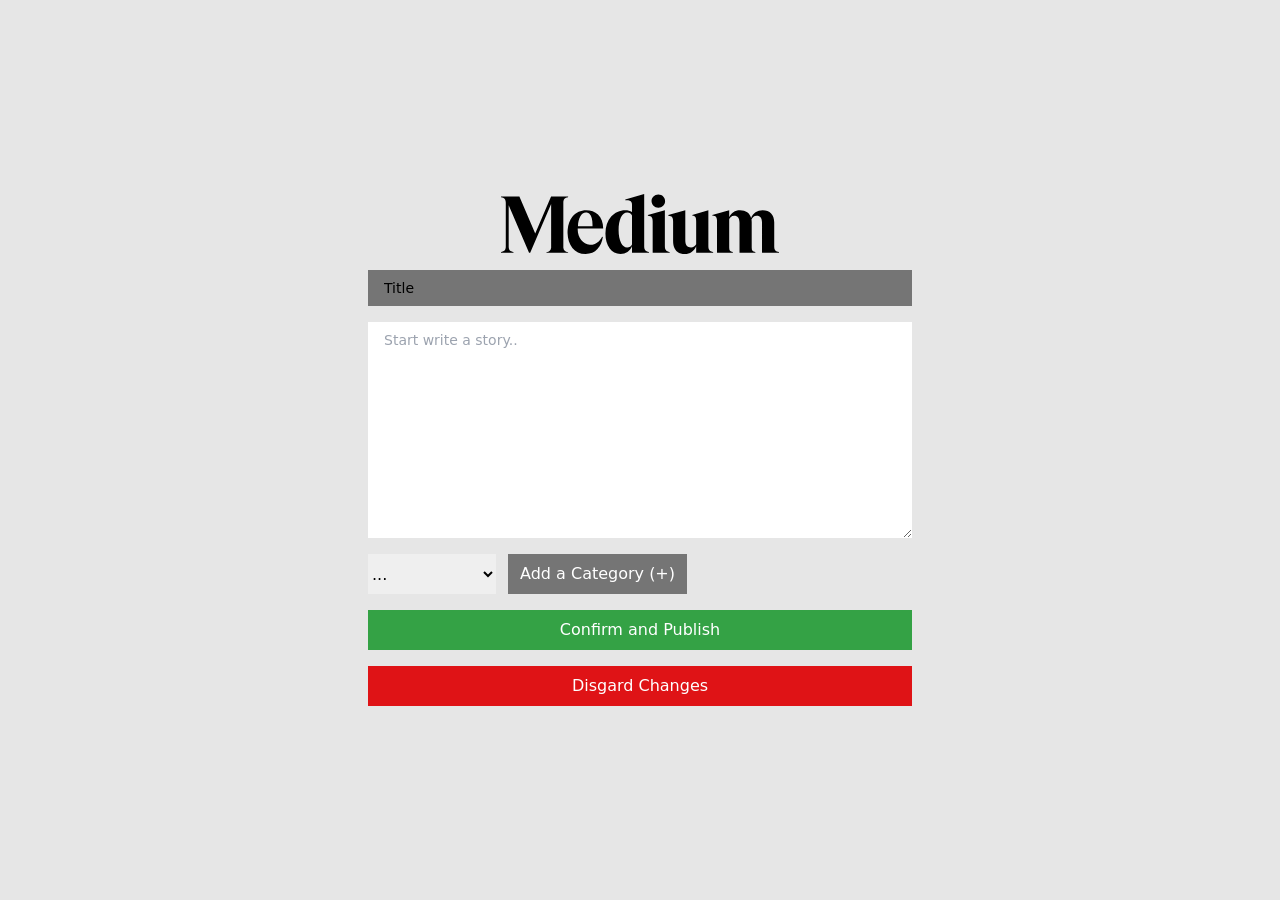
<file: create-new-blog.html>
<!DOCTYPE html>
<html lang="en">

<head>
    <meta charset="UTF-8">
    <meta http-equiv="X-UA-Compatible" content="IE=edge">
    <meta name="viewport" content="width=device-width, initial-scale=1.0">
    <title>Create New Blog Content | Medyum</title>
    <link rel="stylesheet" href="https://cdnjs.cloudflare.com/ajax/libs/font-awesome/6.2.0/css/all.min.css">
    <link rel="stylesheet" href="src/output.css">
</head>


<body class="flex justify-center items-center h-screen bg-lightGray">

    <section class="flex justify-center items-center p-12 w-full  lg:w-1/2">
        <!-- title caption -->
        <div class="flex flex-col w-full gap-4">
            <h1 class="font-bold text-3xl text-center mx-auto">
                <img src="images/wordmark.svg">
            </h1>
            <input type="text" class="bg-halfGray placeholder:text-black px-4 py-2 text-sm focus:outline-none "
                placeholder="Title">
            <textarea name="textarea" id="" cols="30" rows="10" class="px-4 py-2 text-sm focus:outline-none"
                placeholder="Start write a story.."></textarea>

            <div class="flex gap-3">
                <select id="cars" name="cars">
                    <option value="empty">...</option>
                    <option value="programming">Programming</option>
                    <option value="datascience">Data Science</option>
                    <option value="programming">Programming</option>
                    <option value="programming">Programming</option>
                    <option value="other">Other</option>
                </select>
                <button class="bg-halfGray px-3 py-2 text-white">
                    Add a Category (+)
                </button>
            </div>
            <button name="submit" type="submit" class="bg-lightGreen text-white py-2">
                Confirm and Publish
            </button>
            <button name="submit" type="submit" class="bg-googleRed text-white py-2">
                Disgard Changes
            </button>
        </div>
    </section>

</body>

</html>
</file>
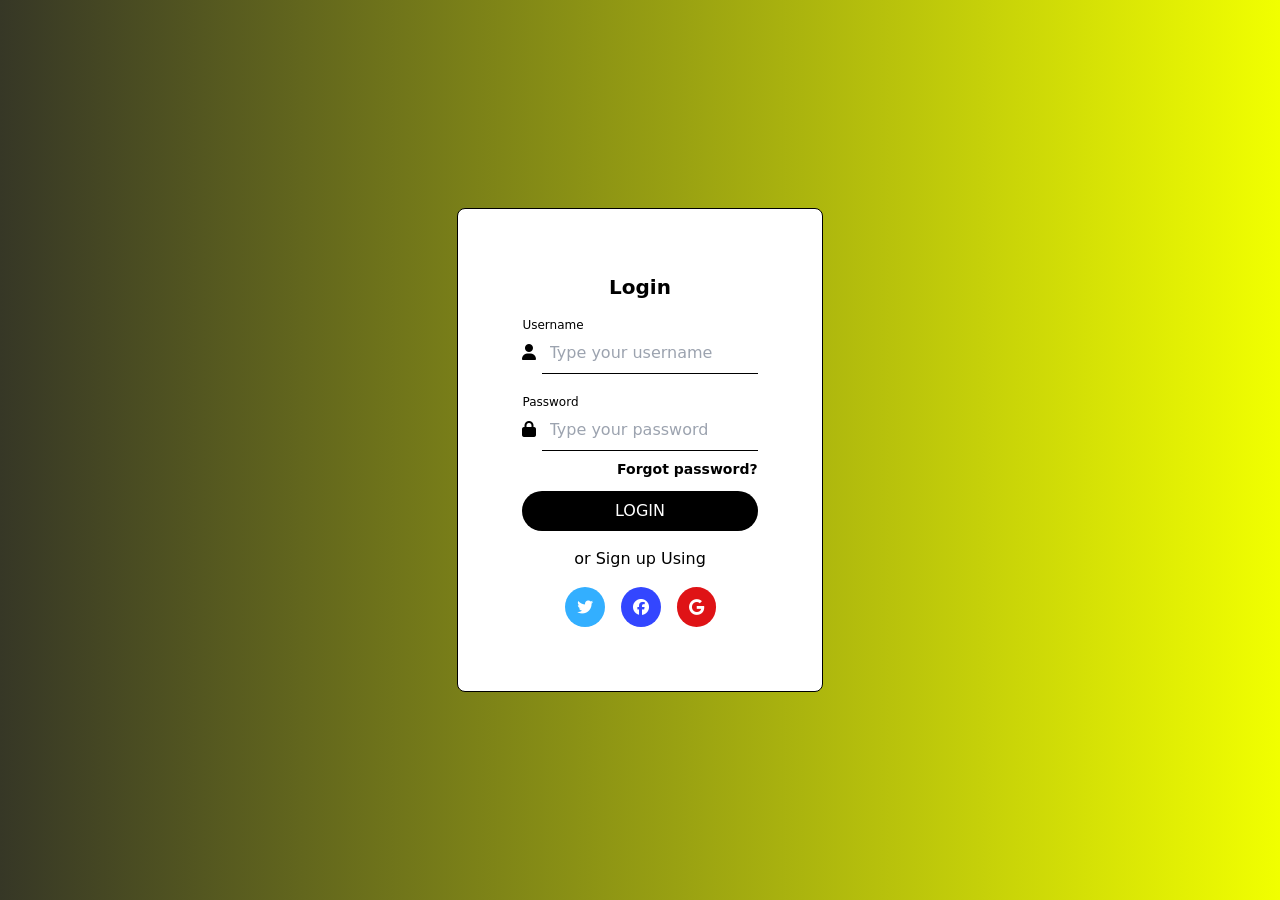
<file: loginpage.html>
<!DOCTYPE html>
<html lang="en">

<head>
    <meta charset="UTF-8">
    <meta http-equiv="X-UA-Compatible" content="IE=edge">
    <meta name="viewport" content="width=device-width, initial-scale=1.0">
    <title>Login Form</title>
    <link rel="stylesheet" href="src/output.css">
    <link rel="stylesheet" href="https://cdnjs.cloudflare.com/ajax/libs/font-awesome/6.2.0/css/all.min.css">
    <link rel="preconnect" href="https://fonts.googleapis.com">
    <link rel="preconnect" href="https://fonts.gstatic.com" crossorigin>
    <link href="https://fonts.googleapis.com/css2?family=Open+Sans:wght@300;400;500;600&display=swap" rel="stylesheet">

</head>

<body class="h-screen flex items-center justify-center font-openSans"
    style="background: rgb(108,103,203);
background: rgb(202,207,82);
background: linear-gradient(90deg, rgba(202,207,82,1) 0%, rgba(74,76,25,1) 0%, rgba(200,201,177,1) 0%, rgba(54,55,38,1) 0%, rgba(241,255,0,1) 100%, rgba(0,212,255,1) 100%);">

    <div class="p-16 rounded-lg bg-white gap-4 flex flex-col border">
        <h1 class="text-xl font-bold text-center">Login</h1>
        <form name="contact" method="POST" data-netlify="true" class="flex flex-col">
            <input type="hidden" name="form-name" value="contact">
            <small class="text-xs">Username</small>
            <div>
                <i class="fa-solid fa-user my-auto"></i>
                <input type="text" class="px-2 py-2 border-b  focus:outline-none" placeholder="Type your username">
            </div>
            <small class="text-xs mt-5">Password</small>
            <div>
                <i class="fa-solid fa-lock"></i>
                <input type="password" class="px-2 py-2 border-b  focus:outline-none" placeholder="Type your password">
            </div>
            <p class="flex justify-end mt-2 text-sm font-semibold">
                <a href="#" class="hover:text-gray-500 duration-300 cursor-pointer">Forgot password?</a>
            </p>
            <a href="user-profile.html" type="submit" class="rounded-full text-center bg-black mt-3 py-2 text-white uppercase
            hover:bg-indigo-900 duration-500 cursor-pointer
            ">
                Login
            </a>
            <p class="flex justify-center text-center mt-4">or Sign up Using</p>
            <div class="mt-4 flex items-center justify-center text-white gap-4">
                <i class="fa-brands fa-twitter rounded-full bg-twitterBlue p-3  duration-300 cursor-pointer"></i>
                <i class="fa-brands fa-facebook rounded-full bg-facebookBlue p-3 duration-300 cursor-pointer"></i>
                <i class="fa-brands fa-google rounded-full bg-googleRed p-3
                hover:bg-red-900 duration-300 cursor-pointer
                "></i>
            </div>
        </form>

    </div>

</body>

</html>
</file>
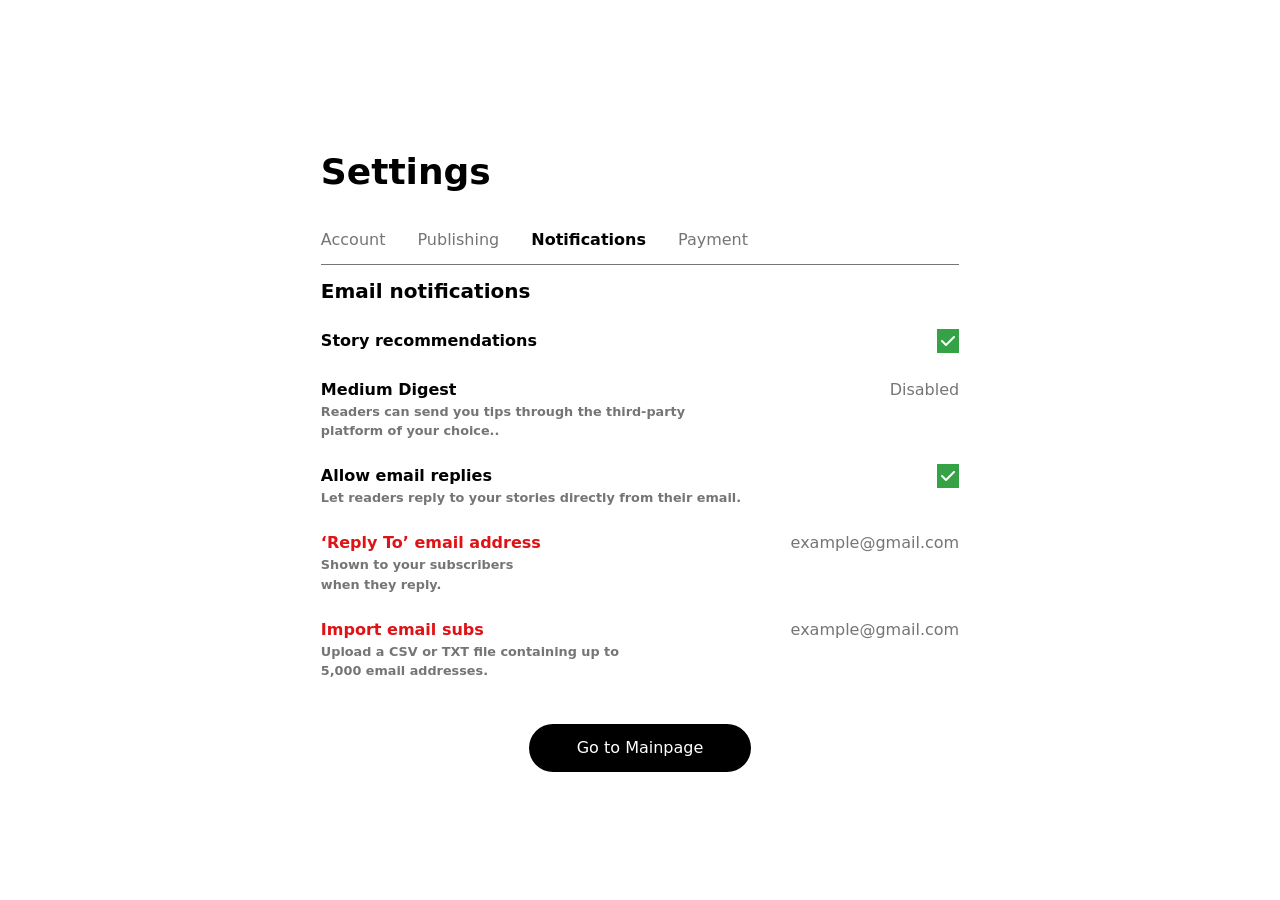
<file: notifications.html>
<!DOCTYPE html>
<html lang="en">

<head>
    <meta charset="UTF-8">
    <meta http-equiv="X-UA-Compatible" content="IE=edge">
    <meta name="viewport" content="width=device-width, initial-scale=1.0">
    <title>Publishing Settings</title>
    <link rel="stylesheet" href="src/output.css">
    <link rel="stylesheet" href="https://cdnjs.cloudflare.com/ajax/libs/font-awesome/6.2.0/css/all.min.css">
</head>

<body class="flex justify-center items-center h-screen">


    <!-- settings -->
    <section>
        <div class="container p-8 md:p-0 flex flex-col ">
            <h3 class="text-4xl font-bold my-6">Settings</h3>
            <ul class="flex gap-8 text-halfGray py-3 border-b border-halfGray ">
                <li><a class="hover:text-black duration-300" href="./user-profile.html">Account</a></li>
                <li><a class="hover:text-black duration-300" href="publishing.html">Publishing</a></li>
                <li><a class="text-black active font-semibold" href="notifications.html">Notifications</a></li>
                <li><a class="hover:text-black duration-300" href="payment.html">Payment</a></li>
            </ul>

            <!-- account info -->
            <div class="wrapper flex flex-col justify-between">
                <div class="flex justify-between w-full my-3">
                    <span class="font-semibold text-xl">Email notifications
                    </span>
                </div>
                <div class="flex justify-between w-full my-3">
                    <span class="font-semibold">Story recommendations
                    </span>
                    <span class="text-halfGray">
                        <i class="fas fa-check bg-lightGreen text-white p-1"></i>
                    </span>
                </div>
                <div class="flex justify-between w-full my-3">
                    <span class="flex flex-col font-semibold">Medium Digest
                        <small class="w-2/3 text-halfGray">Readers can send you tips through the third-party platform of
                            your choice..</small>
                    </span>
                    <span class="text-halfGray">Disabled

                    </span>
                </div>
                <div class="flex justify-between w-full my-3">
                    <span class="font-semibold flex flex-col">Allow email replies
                        <small class="text-halfGray">Let readers reply to your stories directly from their
                            email.</small>
                    </span>

                    <span class="text-halfGray">

                        <i class="fas fa-check bg-lightGreen text-white p-1"></i>
                    </span>
                    </span>
                </div>

                <div class="flex justify-between w-full my-3">
                    <span class="flex flex-col font-semibold text-googleRed">‘Reply To’ email address
                        <small class="w-2/3 text-halfGray">Shown to your subscribers when they reply.</small>
                    </span>
                    <span class="text-halfGray">
                        example@gmail.com
                    </span>
                </div>

                <div class="flex justify-between w-full my-3">
                    <span class="flex flex-col font-semibold text-googleRed">Import email subs
                        <small class="w-2/3 text-halfGray">Upload a CSV or TXT file containing up to 5,000 email
                            addresses.</small>
                    </span>
                    <span class="text-halfGray">
                        example@gmail.com
                    </span>
                </div>

            </div>
        </div>

        <!-- go to mainpage button -->
        <div
            class="hover:bg-lightGreen duration-300 cursor-pointer px-12 py-3 mx-auto mt-8 text-center flex bg-black w-fit rounded-full text-white justify-center items-center">
            <a class=" " href="index.html">Go to Mainpage</a>
        </div>
    </section>

</body>

</html>
</file>
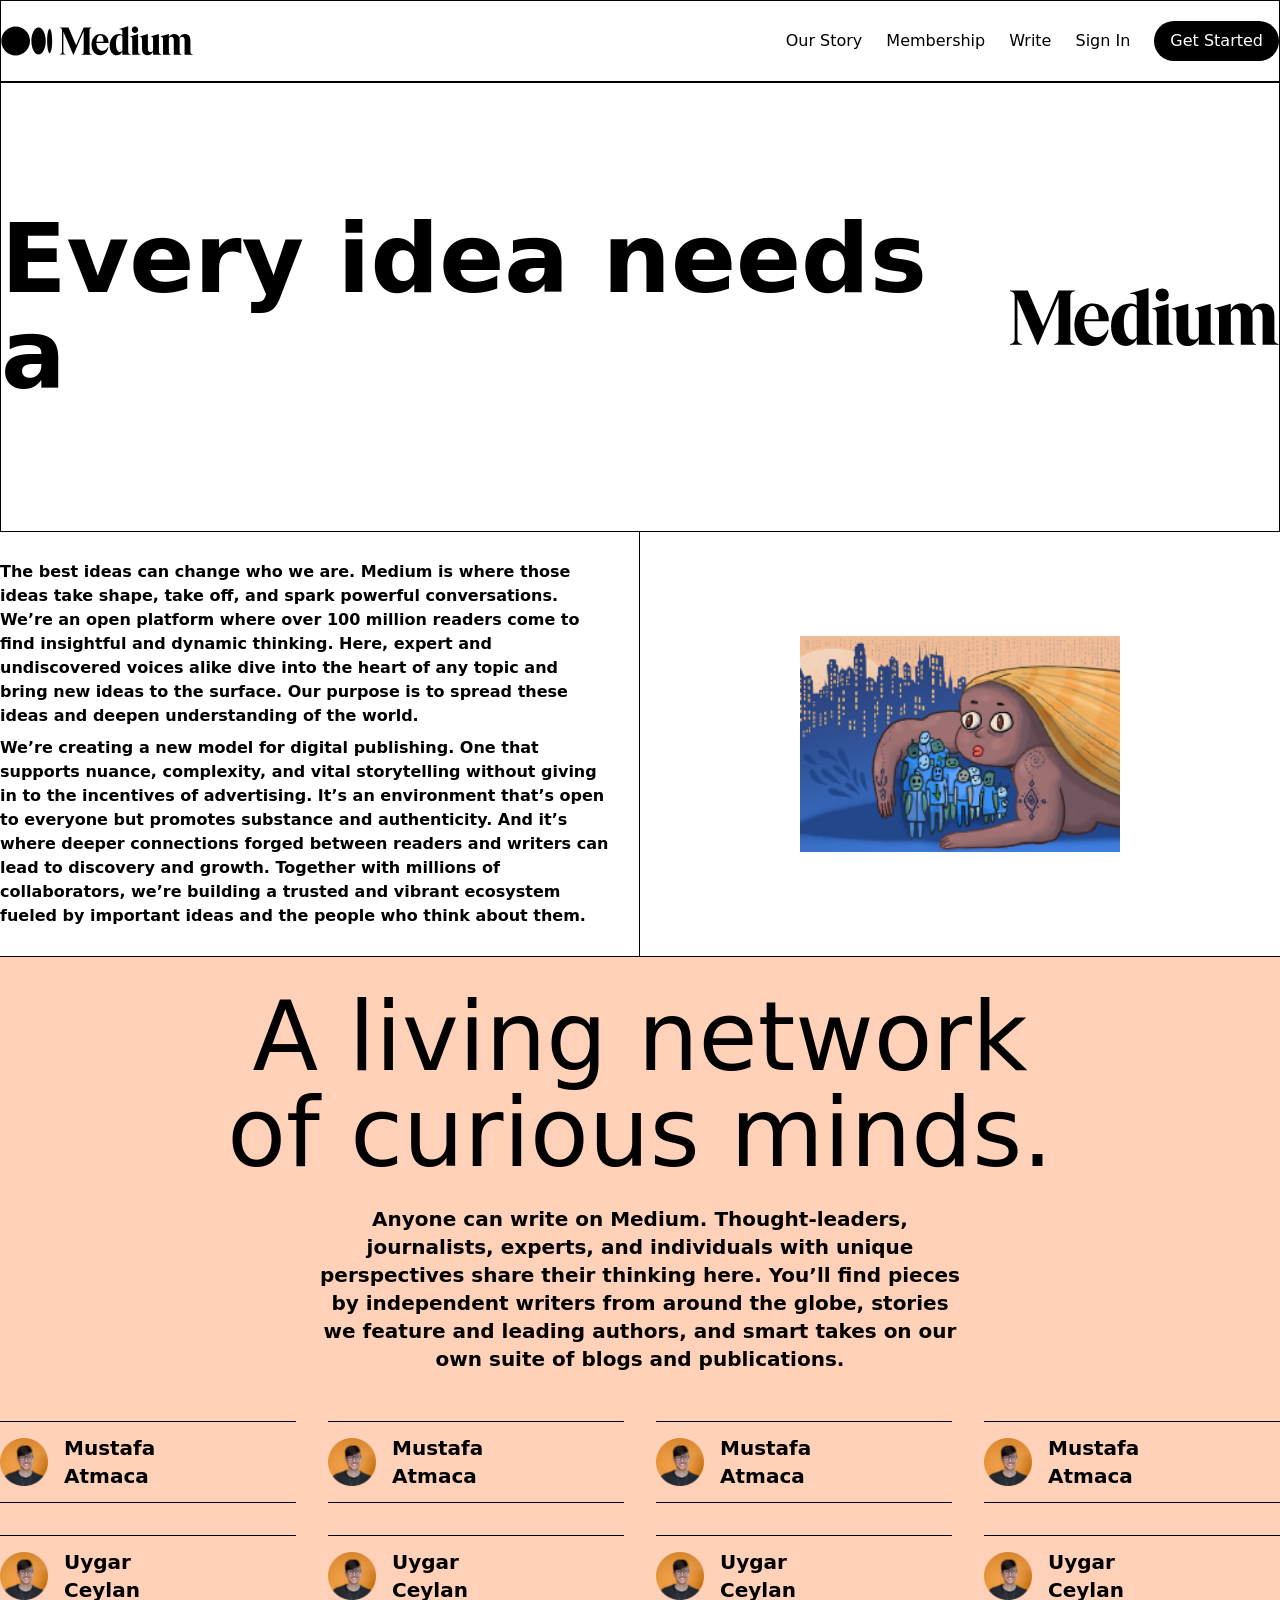
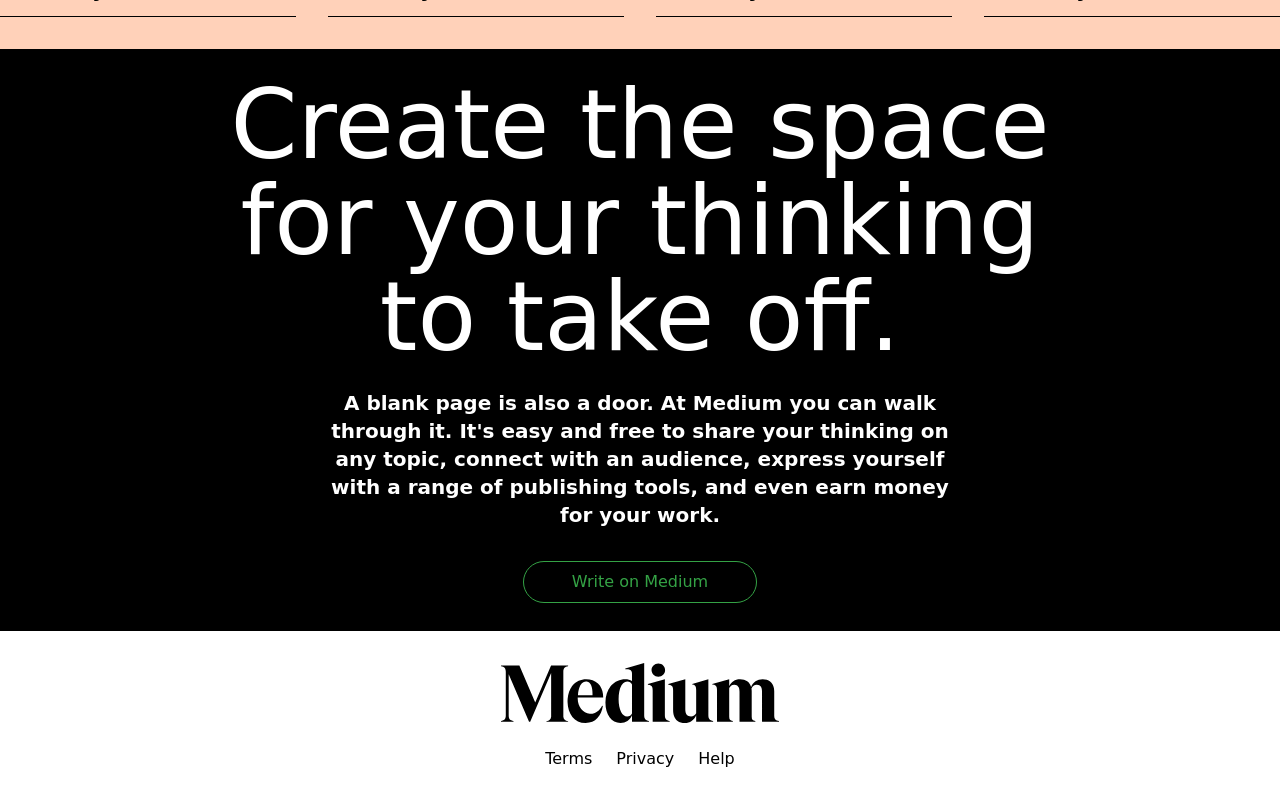
<file: our-story.html>
<!DOCTYPE html>
<html lang="en">

<head>
    <meta charset="UTF-8">
    <meta http-equiv="X-UA-Compatible" content="IE=edge">
    <meta name="viewport" content="width=device-width, initial-scale=1.0">
    <title>Our Story</title>
    <link rel="stylesheet" href="src/output.css">
</head>

<body>


    <!-- header start -->
    <header class="w-full  border border-b-black sticky top-0 ">
        <nav class="container p-8 md:p-0 md:py-5 flex items-center  justify-between">
            <svg viewBox="0 0 3940 610" class="w-48">
                <path
                    d="M594.79 308.2c0 163.76-131.85 296.52-294.5 296.52S5.8 472 5.8 308.2 137.65 11.69 300.29 11.69s294.5 132.75 294.5 296.51M917.86 308.2c0 154.16-65.93 279.12-147.25 279.12s-147.25-125-147.25-279.12S689.29 29.08 770.61 29.08s147.25 125 147.25 279.12M1050 308.2c0 138.12-23.19 250.08-51.79 250.08s-51.79-112-51.79-250.08 23.19-250.08 51.8-250.08S1050 170.09 1050 308.2M1862.77 37.4l.82-.18v-6.35h-167.48l-155.51 365.5-155.51-365.5h-180.48v6.35l.81.18c30.57 6.9 46.09 17.19 46.09 54.3v434.45c0 37.11-15.58 47.4-46.15 54.3l-.81.18V587H1327v-6.35l-.81-.18c-30.57-6.9-46.09-17.19-46.09-54.3V116.9L1479.87 587h11.33l205.59-483.21V536.9c-2.62 29.31-18 38.36-45.68 44.61l-.82.19v6.3h213.3v-6.3l-.82-.19c-27.71-6.25-43.46-15.3-46.08-44.61l-.14-445.2h.14c0-37.11 15.52-47.4 46.08-54.3m97.43 287.8c3.49-78.06 31.52-134.4 78.56-135.37 14.51.24 26.68 5 36.14 14.16 20.1 19.51 29.55 60.28 28.09 121.21zm-2.11 22h250v-1.05c-.71-59.69-18-106.12-51.34-138-28.82-27.55-71.49-42.71-116.31-42.71h-1c-23.26 0-51.79 5.64-72.09 15.86-23.11 10.7-43.49 26.7-60.45 47.7-27.3 33.83-43.84 79.55-47.86 130.93-.13 1.54-.24 3.08-.35 4.62s-.18 2.92-.25 4.39a332.64 332.64 0 0 0-.36 21.69C1860.79 507 1923.65 600 2035.3 600c98 0 155.07-71.64 169.3-167.8l-7.19-2.53c-25 51.68-69.9 83-121 79.18-69.76-5.22-123.2-75.95-118.35-161.63m532.69 157.68c-8.2 19.45-25.31 30.15-48.24 30.15s-43.89-15.74-58.78-44.34c-16-30.7-24.42-74.1-24.42-125.51 0-107 33.28-176.21 84.79-176.21 21.57 0 38.55 10.7 46.65 29.37zm165.84 76.28c-30.57-7.23-46.09-18-46.09-57V5.28L2424.77 60v6.7l1.14-.09c25.62-2.07 43 1.47 53.09 10.79 7.9 7.3 11.75 18.5 11.75 34.26v71.14c-18.31-11.69-40.09-17.38-66.52-17.38-53.6 0-102.59 22.57-137.92 63.56-36.83 42.72-56.3 101.1-56.3 168.81C2230 518.72 2289.53 600 2378.13 600c51.83 0 93.53-28.4 112.62-76.3V588h166.65v-6.66zm159.29-505.33c0-37.76-28.47-66.24-66.24-66.24-37.59 0-67 29.1-67 66.24s29.44 66.24 67 66.24c37.77 0 66.24-28.48 66.24-66.24m43.84 505.33c-30.57-7.23-46.09-18-46.09-57h-.13V166.65l-166.66 47.85v6.5l1 .09c36.06 3.21 45.93 15.63 45.93 57.77V588h166.8v-6.66zm427.05 0c-30.57-7.23-46.09-18-46.09-57V166.65L3082 212.92v6.52l.94.1c29.48 3.1 38 16.23 38 58.56v226c-9.83 19.45-28.27 31-50.61 31.78-36.23 0-56.18-24.47-56.18-68.9V166.66l-166.66 47.85V221l1 .09c36.06 3.2 45.94 15.62 45.94 57.77v191.27a214.48 214.48 0 0 0 3.47 39.82l3 13.05c14.11 50.56 51.08 77 109 77 49.06 0 92.06-30.37 111-77.89v66h166.66v-6.66zM3934.2 588v-6.67l-.81-.19c-33.17-7.65-46.09-22.07-46.09-51.43v-243.2c0-75.83-42.59-121.09-113.93-121.09-52 0-95.85 30.05-112.73 76.86-13.41-49.6-52-76.86-109.06-76.86-50.12 0-89.4 26.45-106.25 71.13v-69.87l-166.66 45.89v6.54l1 .09c35.63 3.16 45.93 15.94 45.93 57V588h155.5v-6.66l-.82-.2c-26.46-6.22-35-17.56-35-46.66V255.72c7-16.35 21.11-35.72 49-35.72 34.64 0 52.2 24 52.2 71.28V588h155.54v-6.66l-.82-.2c-26.46-6.22-35-17.56-35-46.66v-248a160.45 160.45 0 0 0-2.2-27.68c7.42-17.77 22.34-38.8 51.37-38.8 35.13 0 52.2 23.31 52.2 71.28V588z">
                </path>
            </svg>
            <!-- links -->
            <ul class="hidden md:flex gap-6 items-center ">
                <li><a href="#">Our Story</a></li>
                <li><a href="#">Membership</a></li>
                <li><a href="#">Write</a></li>
                <li><a href="loginpage.html">Sign In</a></li>
                <li style="border-radius: 30px;" class="bg-black py-2 px-4 text-white"><a href="loginpage.html">Get
                        Started</a></li>
            </ul>
            <div class="block md:hidden">
                <a href="loginpage.html" style="border-radius: 30px;" class="bg-black py-2 px-4 text-white">Get
                    Started</a>
            </div>
        </nav>
    </header> <!-- header end -->

    <!-- top section start -->
    <section class="border">
        <div class="container p-8 md:p-0 my-32">
            <div class="flex flex-col md:flex-row items-center justify-center w-full font-semibold   ">
                <h1 class="text-5xl sm:text-4xl md:text-5xl lg:text-7xl xl:text-8xl">Every idea needs a
                </h1>
                <div class="flex items-center mt-5 ml-5 ">
                    <img src="images/wordmark.svg" class="w-full">
                </div>
            </div>

            </h1>
        </div>
    </section>

    <!-- top section end -->

    <!-- ideas start -->
    <section>
        <div class="container p-8 md:p-0 flex">
            <!-- left side -->
            <div class="w-1/2 font-semibold border-r  pr-7 py-7">
                <p>
                    The best ideas can change who we are. Medium is where those ideas take shape, take off, and spark
                    powerful conversations. We’re an open platform where over 100 million readers come to find
                    insightful
                    and dynamic thinking. Here, expert and undiscovered voices alike dive into the heart of any topic
                    and
                    bring new ideas to the surface. Our purpose is to spread these ideas and deepen understanding of the
                    world.
                </p>
                <p class="mt-2">
                    We’re creating a new model for digital publishing. One that supports nuance, complexity, and vital
                    storytelling without giving in to the incentives of advertising. It’s an environment that’s open to
                    everyone but promotes substance and authenticity. And it’s where deeper connections forged between
                    readers and writers can lead to discovery and growth. Together with millions of collaborators, we’re
                    building a trusted and vibrant ecosystem fueled by important ideas and the people who think about
                    them.
                </p>
            </div>

            <!-- right side -->
            <div class="w-1/2 flex items-center justify-center ">
                <img src="images/blogphoto.png" alt="" class="w-1/2">
            </div>
        </div>
    </section>
    <!-- ideas end -->

    <!-- authors start -->
    <section class=" bg-lightPink border-t py-8">
        <div class="flex flex-col text-center container p-8 md:p-0 items-center">
            <h2 class="text-5xl sm:text-4xl md:text-5xl lg:text-7xl xl:text-8xl w-2/3 ">A living network of curious
                minds.</h2>
            <p class="text-xl w-full md:w-1/2 mx-auto font-semibold mt-6">Anyone can write on Medium. Thought-leaders,
                journalists,
                experts, and
                individuals with
                unique
                perspectives share their thinking here. You’ll find pieces by independent writers from around the globe,
                stories we feature and leading authors, and smart takes on our own suite of blogs and publications.</p>
        </div>
        <!-- author-1 -->
        <div
            class="container place-items-center md:place-items-center p-8 md:p-0 mt-12 gap-8 grid grid-cols-1 md:grid-cols-2 lg:grid-cols-4 flex-wrap">
            <!-- author 1  -->
            <div class="flex items-center font-semibold text-xl gap-4 border-y w-fit pr-32 py-3">
                <img src="images/author-1.png" class="w-12">
                <span>Mustafa Atmaca</span>
            </div>
            <!-- author 1  -->
            <div class="flex items-center font-semibold text-xl gap-4 border-y w-fit pr-32 py-3">
                <img src="images/author-1.png" class="w-12">
                <span>Mustafa Atmaca</span>
            </div>
            <!-- author 1  -->
            <div class="flex items-center font-semibold text-xl gap-4 border-y w-fit pr-32 py-3">
                <img src="images/author-1.png" class="w-12">
                <span>Mustafa Atmaca</span>
            </div>
            <!-- author 1  -->
            <div class="flex items-center font-semibold text-xl gap-4 border-y w-fit pr-32 py-3">
                <img src="images/author-1.png" class="w-12">
                <span>Mustafa Atmaca</span>
            </div>

            <!-- author 2  -->
            <div class="flex items-center font-semibold text-xl gap-4 border-y w-fit pr-32 py-3">
                <img src="images/author-1.png" class="w-12">
                <span>Uygar Ceylan</span>
            </div>
            <!-- author 2  -->
            <div class="flex items-center font-semibold text-xl gap-4 border-y w-fit pr-32 py-3">
                <img src="images/author-1.png" class="w-12">
                <span>Uygar Ceylan</span>
            </div>
            <!-- author 2  -->
            <div class="flex items-center font-semibold text-xl gap-4 border-y w-fit pr-32 py-3">
                <img src="images/author-1.png" class="w-12">
                <span>Uygar Ceylan</span>
            </div>
            <!-- author 2  -->
            <div class="flex items-center font-semibold text-xl gap-4 border-y w-fit pr-32 py-3">
                <img src="images/author-1.png" class="w-12">
                <span>Uygar Ceylan</span>
            </div>

        </div>

    </section>

    <!-- authors end -->

    <!-- write on Medium start -->
    <section class="bg-black text-white ">
        <div class="container p-8 md:p-0">
            <div class="flex flex-col text-center container items-center py-7">
                <h2 class="text-5xl sm:text-4xl md:text-5xl lg:text-7xl xl:text-8xl w-2/3 ">Create the space for your
                    thinking to take off.</h2>
                <p class="text-xl w-full md:w-1/2 mx-auto font-semibold mt-6">A blank page is also a door. At Medium you
                    can walk
                    through it. It's easy and free to share your thinking on any topic, connect with an audience,
                    express yourself with a range of publishing tools, and even earn money for your work.
                </p>
                <a class="px-12 py-2 rounded-full border border-lightGreen text-lightGreen mt-8 hover:text-white hover:bg-lightGreen"
                    href="#">Write on
                    Medium</a>
            </div>
        </div>

    </section>

    <!-- write on Medium end -->

    <!-- footer start -->
    <footer>
        <div class="flex flex-col justify-center items-center my-8">
            <img src="images/wordmark.svg" alt="">
            <ul class="flex gap-6 mt-6">
                <li><a href="#">Terms</a></li>
                <li><a href="#">Privacy</a></li>
                <li><a href="#">Help</a></li>
            </ul>
        </div>
    </footer>
    <!-- footer end -->
</body>

</html>
</file>
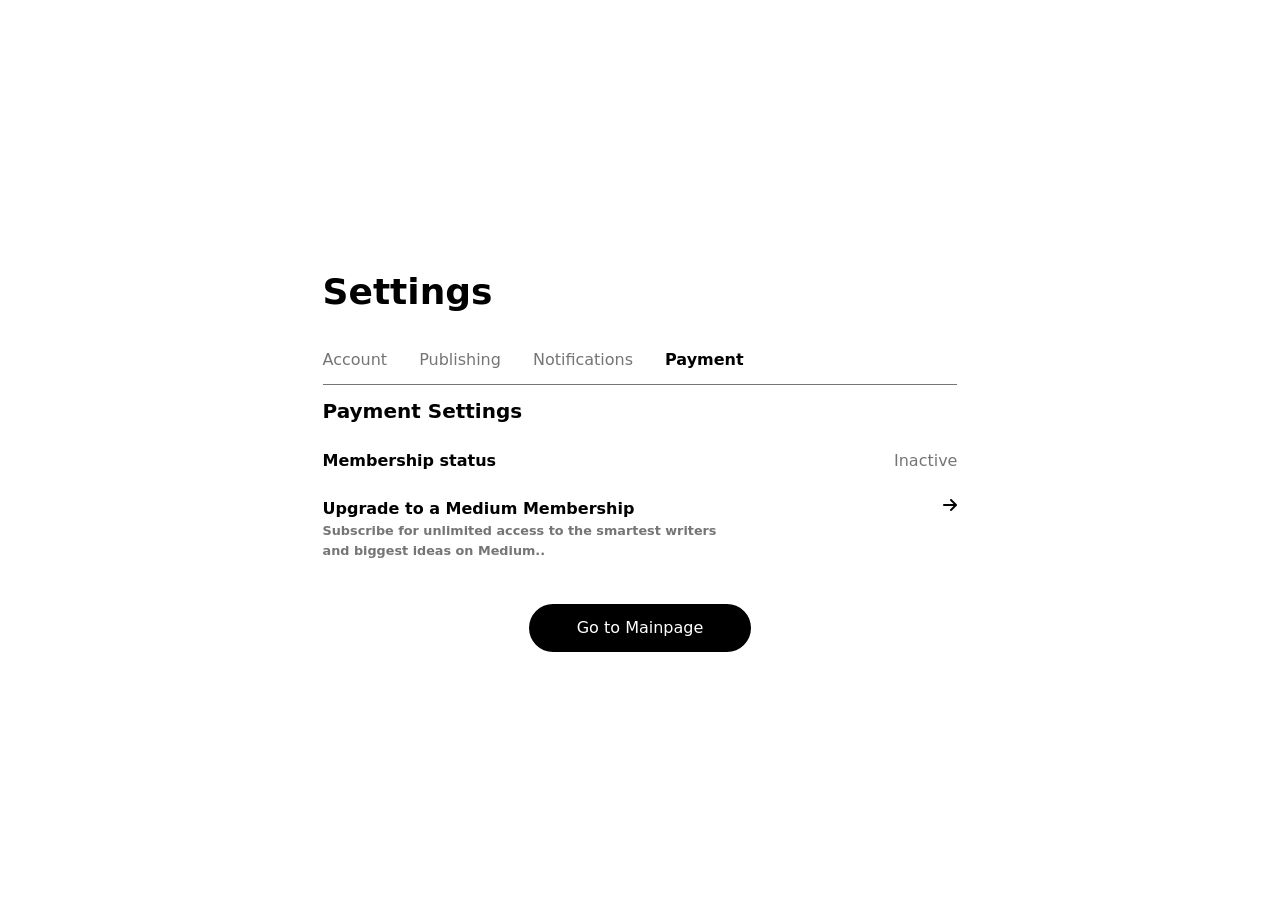
<file: payment.html>
<!DOCTYPE html>
<html lang="en">

<head>
    <meta charset="UTF-8">
    <meta http-equiv="X-UA-Compatible" content="IE=edge">
    <meta name="viewport" content="width=device-width, initial-scale=1.0">
    <title>Payment Settings</title>
    <link rel="stylesheet" href="src/output.css">
    <link rel="stylesheet" href="https://cdnjs.cloudflare.com/ajax/libs/font-awesome/6.2.0/css/all.min.css">
</head>

<body class="flex justify-center items-center h-screen">


    <!-- settings -->
    <section>
        <div class="container p-8 md:p-0 flex flex-col ">
            <h3 class="text-4xl font-bold my-6">Settings</h3>
            <ul class="flex gap-8 text-halfGray py-3 border-b border-halfGray ">
                <li><a class="hover:text-black duration-300" href="user-profile.html">Account</a></li>
                <li><a class="hover:text-black duration-300" href="publishing.html">Publishing</a></li>
                <li><a class=" hover:text-black duration-300" href="notifications.html">Notifications</a></li>
                <li><a class="text-black active font-semibold hover:text-black duration-300"
                        href="payment.html">Payment</a></li>
            </ul>

            <!-- account info -->
            <div class="wrapper flex flex-col justify-between">
                <div class="flex justify-between w-full my-3">
                    <span class="font-semibold text-xl">Payment Settings
                    </span>
                </div>
                <div class="flex justify-between w-full my-3">
                    <span class="font-semibold">Membership status
                    </span>
                    <span class="text-halfGray">
                        Inactive
                    </span>
                </div>
                <div class="flex justify-between w-full my-3">
                    <span class="flex flex-col font-semibold">Upgrade to a Medium Membership
                        <small class="w-2/3 text-halfGray">Subscribe for unlimited access to the smartest writers and
                            biggest ideas on Medium..</small>
                    </span>
                    <i class="fas fa-arrow-right cursor-pointer"></i>

                </div>


            </div>
        </div>

        <!-- go to mainpage button -->
        <div
            class="hover:bg-lightGreen duration-300 cursor-pointer px-12 py-3 mx-auto mt-8 text-center flex bg-black w-fit rounded-full text-white justify-center items-center">
            <a class=" " href="index.html">Go to Mainpage</a>
        </div>

    </section>

</body>

</html>
</file>
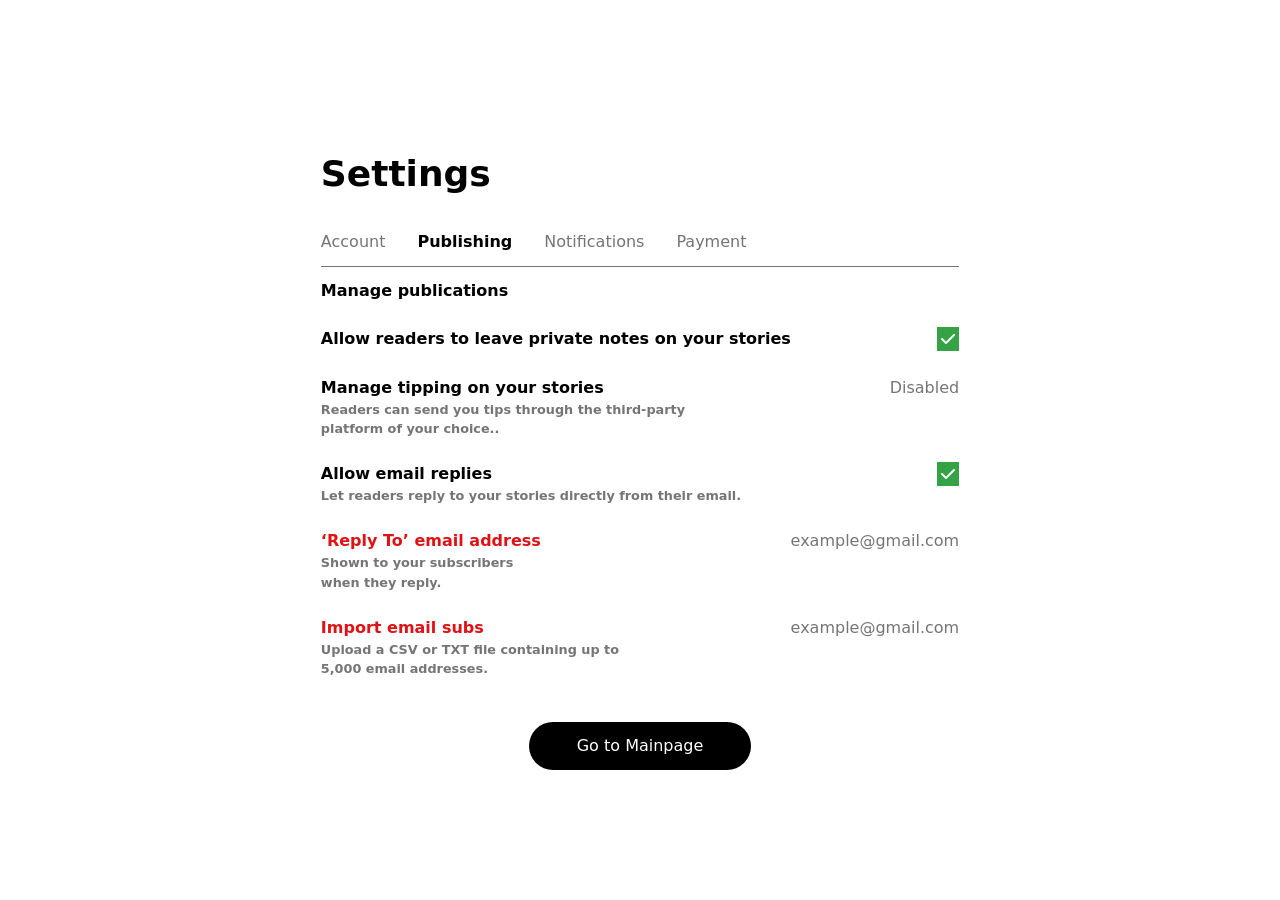
<file: publishing.html>
<!DOCTYPE html>
<html lang="en">

<head>
    <meta charset="UTF-8">
    <meta http-equiv="X-UA-Compatible" content="IE=edge">
    <meta name="viewport" content="width=device-width, initial-scale=1.0">
    <title>Publishing Settings</title>
    <link rel="stylesheet" href="src/output.css">
    <link rel="stylesheet" href="https://cdnjs.cloudflare.com/ajax/libs/font-awesome/6.2.0/css/all.min.css">
</head>

<body class="flex justify-center items-center h-screen">


    <!-- settings -->
    <section>
        <div class="container p-8 md:p-0 flex flex-col ">
            <h3 class="text-4xl font-bold my-6">Settings</h3>
            <ul class="flex gap-8 text-halfGray py-3 border-b border-halfGray ">
                <li><a class="hover:text-black duration-300" href="user-profile.html">Account</a></li>
                <li><a class="hover:text-black duration-300 text-black active font-semibold"
                        href="publishing.html">Publishing</a></li>
                <li><a class="hover:text-black duration-300" href="notifications.html">Notifications</a></li>
                <li><a class="hover:text-black duration-300" href="payment.html">Payment</a></li>
            </ul>

            <!-- account info -->
            <div class="wrapper flex flex-col justify-between">
                <div class="flex justify-between w-full my-3">
                    <span class="font-semibold">Manage publications</span>

                </div>
                <div class="flex justify-between w-full my-3">
                    <span class="font-semibold">Allow readers to leave private notes on your stories
                    </span>
                    <span class="text-halfGray">
                        <i class="fas fa-check bg-lightGreen text-white p-1"></i>
                    </span>
                </div>
                <div class="flex justify-between w-full my-3">
                    <span class="flex flex-col font-semibold">Manage tipping on your stories
                        <small class="w-2/3 text-halfGray">Readers can send you tips through the third-party platform of
                            your choice..</small>
                    </span>
                    <span class="text-halfGray">Disabled

                    </span>
                </div>
                <div class="flex justify-between w-full my-3">
                    <span class="font-semibold flex flex-col">Allow email replies
                        <small class="text-halfGray">Let readers reply to your stories directly from their
                            email.</small>
                    </span>

                    <span class="text-halfGray">

                        <i class="fas fa-check bg-lightGreen text-white p-1"></i>
                    </span>
                    </span>
                </div>

                <div class="flex justify-between w-full my-3">
                    <span class="flex flex-col font-semibold text-googleRed">‘Reply To’ email address
                        <small class="w-2/3 text-halfGray">Shown to your subscribers when they reply.</small>
                    </span>
                    <span class="text-halfGray">
                        example@gmail.com
                    </span>
                </div>

                <div class="flex justify-between w-full my-3">
                    <span class="flex flex-col font-semibold text-googleRed">Import email subs
                        <small class="w-2/3 text-halfGray">Upload a CSV or TXT file containing up to 5,000 email
                            addresses.</small>
                    </span>
                    <span class="text-halfGray">
                        example@gmail.com
                    </span>
                </div>

            </div>
        </div>

        <!-- go to mainpage button -->
        <div
            class="hover:bg-lightGreen duration-300 cursor-pointer px-12 py-3 mx-auto mt-8 text-center flex bg-black w-fit rounded-full text-white justify-center items-center">
            <a class=" " href="index.html">Go to Mainpage</a>
        </div>

    </section>

</body>

</html>
</file>
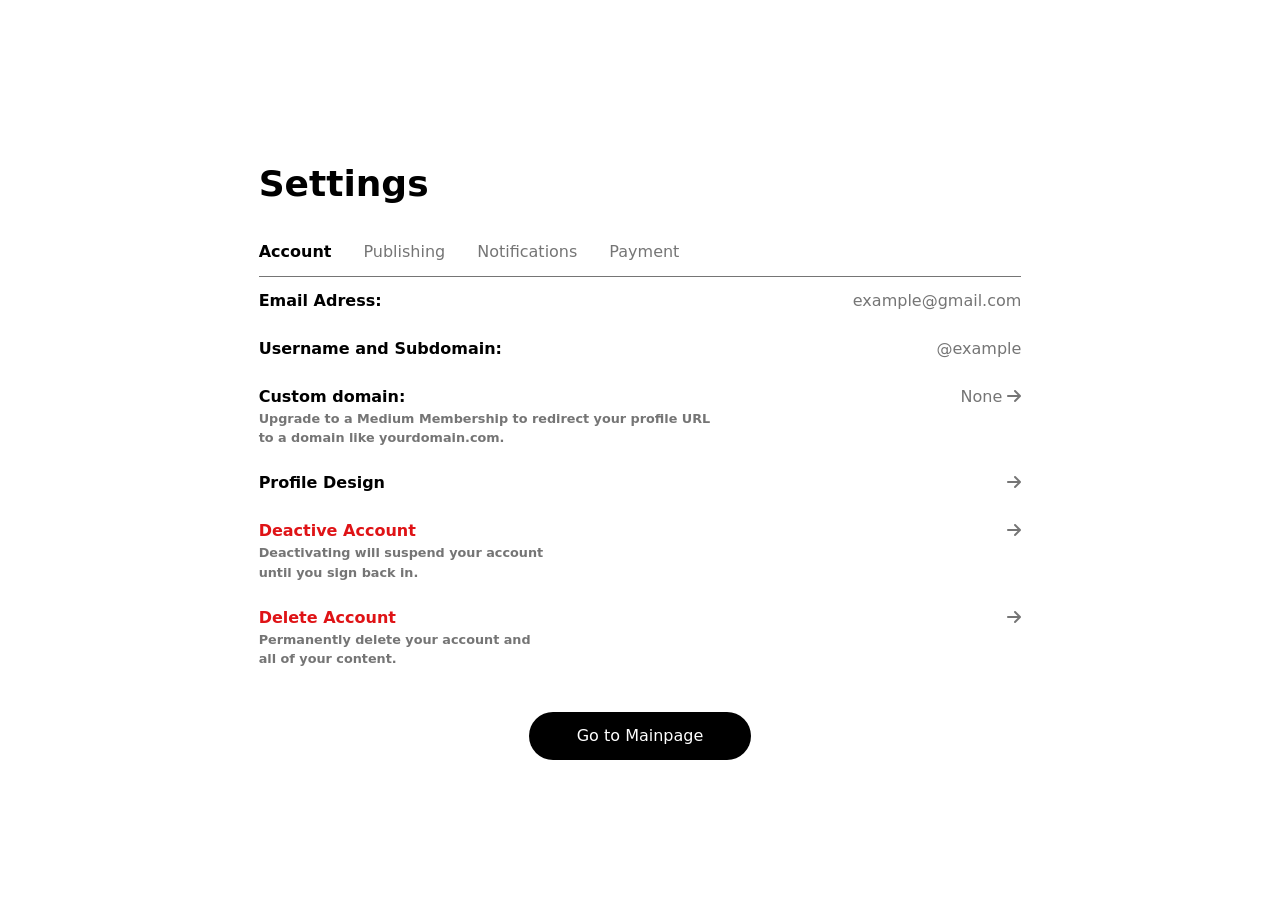
<file: user-profile.html>
<!DOCTYPE html>
<html lang="en">

<head>
    <meta charset="UTF-8">
    <meta http-equiv="X-UA-Compatible" content="IE=edge">
    <meta name="viewport" content="width=device-width, initial-scale=1.0">
    <title>Profile Settings</title>
    <link rel="stylesheet" href="src/output.css">
    <link rel="stylesheet" href="https://cdnjs.cloudflare.com/ajax/libs/font-awesome/6.2.0/css/all.min.css">
</head>

<body class="flex justify-center items-center h-screen">


    <!-- settings -->
    <section>
        <div class="container p-8 md:p-0 flex flex-col ">
            <h3 class="text-4xl font-bold my-6">Settings</h3>
            <ul class="flex gap-8 text-halfGray py-3 border-b border-halfGray ">
                <li><a class="text-black active font-semibold" href="user-profile.html">Account</a></li>
                <li><a class="hover:text-black duration-300" href="publishing.html">Publishing</a></li>
                <li><a class="hover:text-black duration-300" href="notifications.html">Notifications</a></li>
                <li><a class="hover:text-black duration-300" href="payment.html">Payment</a></li>
            </ul>

            <!-- account info -->
            <div class="wrapper flex flex-col justify-between">
                <div class="flex justify-between w-full my-3">
                    <span class="font-semibold">Email Adress:</span>
                    <span class="text-halfGray">example@gmail.com</span>
                </div>
                <div class="flex justify-between w-full my-3">
                    <span class="font-semibold">Username and Subdomain:
                    </span>
                    <span class="text-halfGray">@example</span>
                </div>
                <div class="flex justify-between w-full my-3">
                    <span class="flex flex-col font-semibold">Custom domain:
                        <small class="w-2/3 text-halfGray">Upgrade to a Medium Membership to redirect your profile URL
                            to a domain
                            like
                            yourdomain.com.</small>
                    </span>
                    <span class="text-halfGray">None
                        <i class="fas fa-arrow-right cursor-pointer"></i>
                    </span>
                </div>
                <div class="flex justify-between w-full my-3">
                    <span class="font-semibold">Profile Design</span>
                    <span class="text-halfGray">
                        <i class="fas fa-arrow-right cursor-pointer"></i>
                    </span>
                </div>

                <div class="flex justify-between w-full my-3">
                    <span class="flex flex-col font-semibold text-googleRed">Deactive Account
                        <small class="w-2/3 text-halfGray">Deactivating will suspend your account until you sign back
                            in.</small>
                    </span>
                    <span class="text-halfGray">
                        <i class="fas fa-arrow-right cursor-pointer my-auto"></i>
                    </span>
                </div>

                <div class="flex justify-between w-full my-3">
                    <span class="flex flex-col font-semibold text-googleRed">Delete Account
                        <small class="w-2/3 text-halfGray">Permanently delete your account and all of your
                            content.</small>
                    </span>
                    <span class="text-halfGray">
                        <i class="fas fa-arrow-right cursor-pointer my-auto"></i>
                    </span>
                </div>

            </div>
        </div>

        <!-- go to mainpage button -->
        <div
            class="hover:bg-lightGreen duration-300 cursor-pointer px-12 py-3 mx-auto mt-8 text-center flex bg-black w-fit rounded-full text-white justify-center items-center">
            <a class=" " href="index.html">Go to Mainpage</a>
        </div>

    </section>

</body>

</html>
</file>
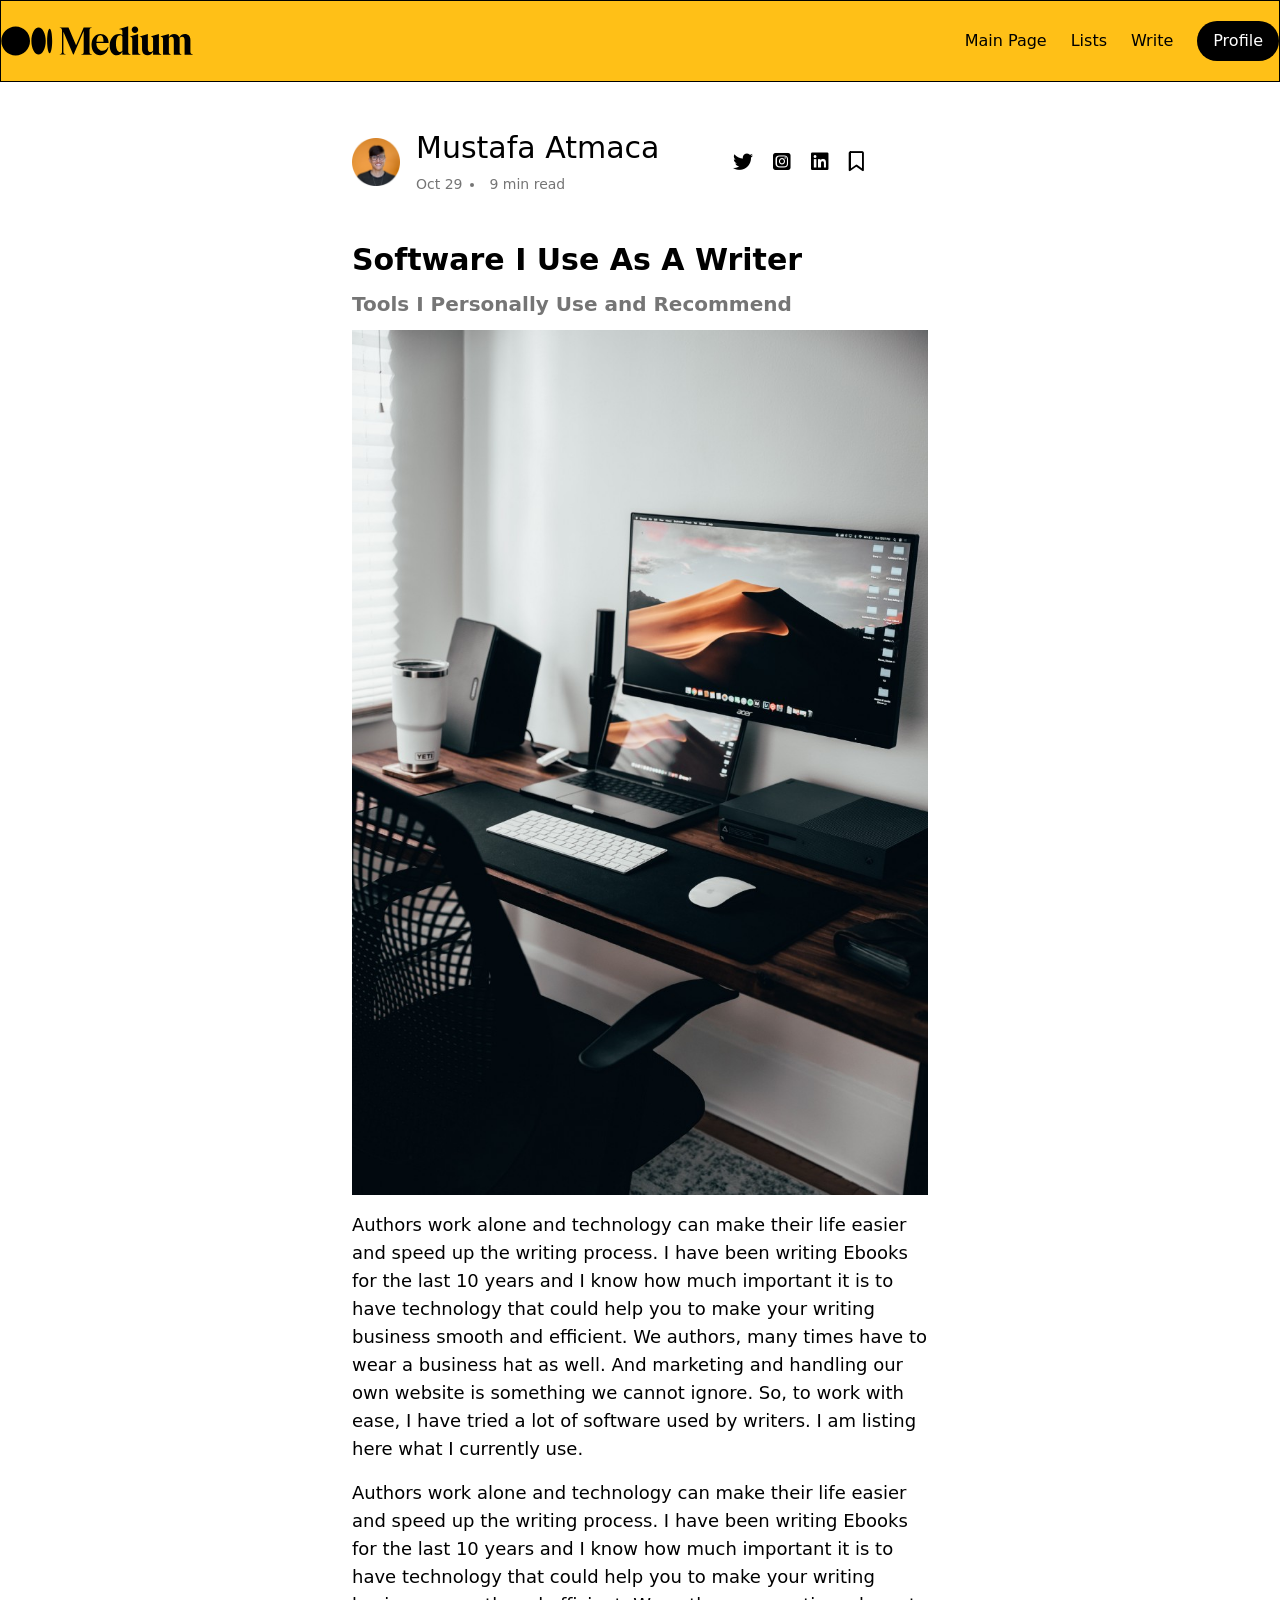
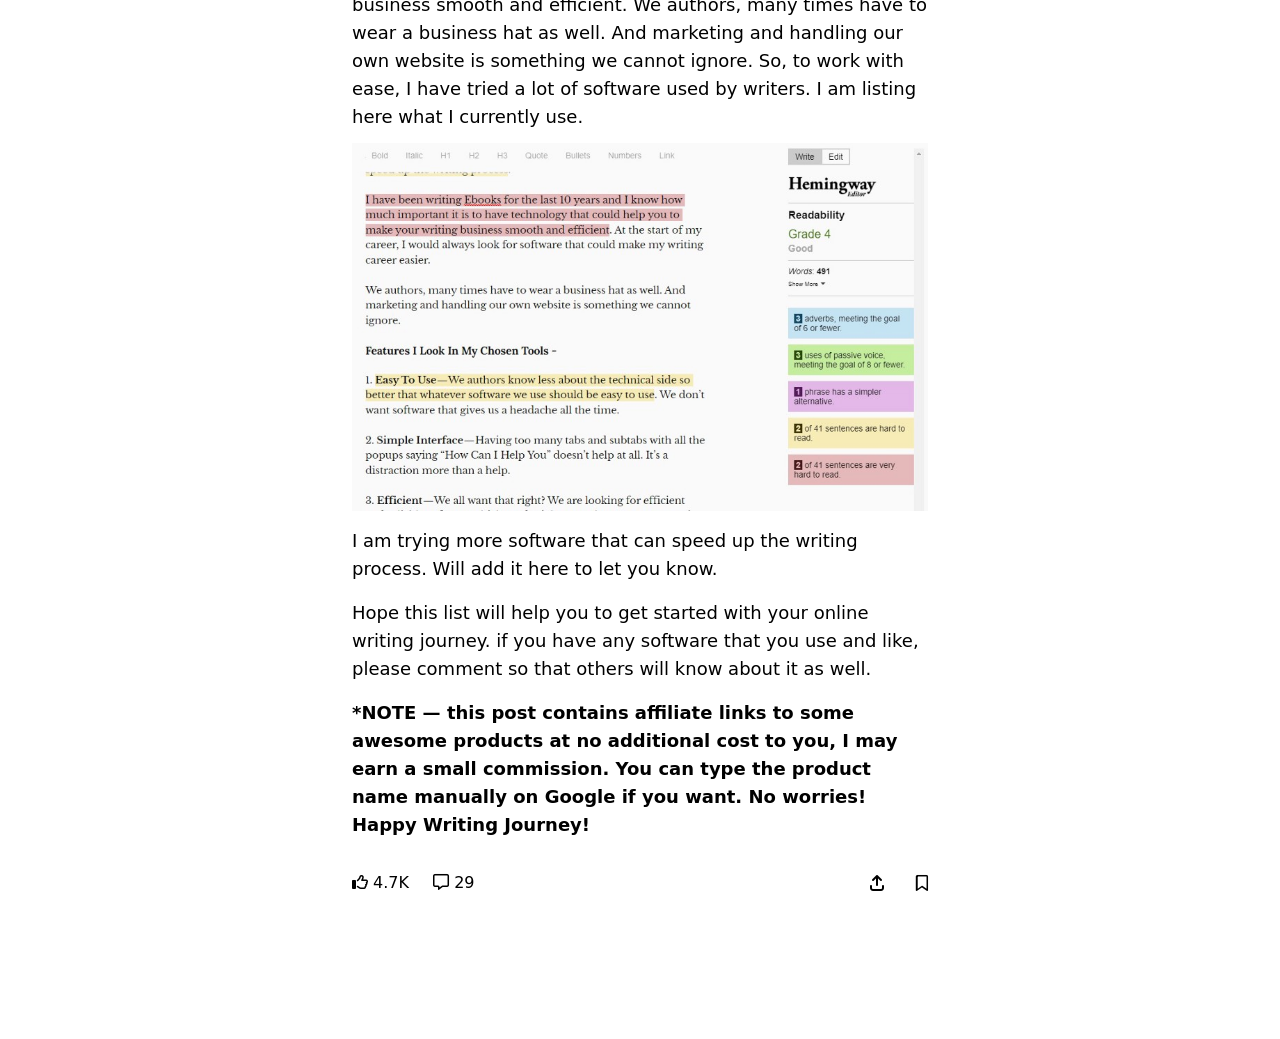
<file: writeblog.html>
<!DOCTYPE html>
<html lang="en">

<head>
    <meta charset="UTF-8">
    <meta http-equiv="X-UA-Compatible" content="IE=edge">
    <meta name="viewport" content="width=device-width, initial-scale=1.0">
    <title>Write Blog</title>
    <link rel="stylesheet" href="src/output.css">
    <link rel="stylesheet" href="https://cdnjs.cloudflare.com/ajax/libs/font-awesome/6.2.0/css/all.min.css">
</head>

<body>

    <!-- header start -->
    <header class="w-full bg-yellow border border-b-black sticky top-0 ">
        <nav class="container p-8 md:p-0 md:py-5 flex items-center  justify-between">
            <svg viewBox="0 0 3940 610" class="w-48">
                <path
                    d="M594.79 308.2c0 163.76-131.85 296.52-294.5 296.52S5.8 472 5.8 308.2 137.65 11.69 300.29 11.69s294.5 132.75 294.5 296.51M917.86 308.2c0 154.16-65.93 279.12-147.25 279.12s-147.25-125-147.25-279.12S689.29 29.08 770.61 29.08s147.25 125 147.25 279.12M1050 308.2c0 138.12-23.19 250.08-51.79 250.08s-51.79-112-51.79-250.08 23.19-250.08 51.8-250.08S1050 170.09 1050 308.2M1862.77 37.4l.82-.18v-6.35h-167.48l-155.51 365.5-155.51-365.5h-180.48v6.35l.81.18c30.57 6.9 46.09 17.19 46.09 54.3v434.45c0 37.11-15.58 47.4-46.15 54.3l-.81.18V587H1327v-6.35l-.81-.18c-30.57-6.9-46.09-17.19-46.09-54.3V116.9L1479.87 587h11.33l205.59-483.21V536.9c-2.62 29.31-18 38.36-45.68 44.61l-.82.19v6.3h213.3v-6.3l-.82-.19c-27.71-6.25-43.46-15.3-46.08-44.61l-.14-445.2h.14c0-37.11 15.52-47.4 46.08-54.3m97.43 287.8c3.49-78.06 31.52-134.4 78.56-135.37 14.51.24 26.68 5 36.14 14.16 20.1 19.51 29.55 60.28 28.09 121.21zm-2.11 22h250v-1.05c-.71-59.69-18-106.12-51.34-138-28.82-27.55-71.49-42.71-116.31-42.71h-1c-23.26 0-51.79 5.64-72.09 15.86-23.11 10.7-43.49 26.7-60.45 47.7-27.3 33.83-43.84 79.55-47.86 130.93-.13 1.54-.24 3.08-.35 4.62s-.18 2.92-.25 4.39a332.64 332.64 0 0 0-.36 21.69C1860.79 507 1923.65 600 2035.3 600c98 0 155.07-71.64 169.3-167.8l-7.19-2.53c-25 51.68-69.9 83-121 79.18-69.76-5.22-123.2-75.95-118.35-161.63m532.69 157.68c-8.2 19.45-25.31 30.15-48.24 30.15s-43.89-15.74-58.78-44.34c-16-30.7-24.42-74.1-24.42-125.51 0-107 33.28-176.21 84.79-176.21 21.57 0 38.55 10.7 46.65 29.37zm165.84 76.28c-30.57-7.23-46.09-18-46.09-57V5.28L2424.77 60v6.7l1.14-.09c25.62-2.07 43 1.47 53.09 10.79 7.9 7.3 11.75 18.5 11.75 34.26v71.14c-18.31-11.69-40.09-17.38-66.52-17.38-53.6 0-102.59 22.57-137.92 63.56-36.83 42.72-56.3 101.1-56.3 168.81C2230 518.72 2289.53 600 2378.13 600c51.83 0 93.53-28.4 112.62-76.3V588h166.65v-6.66zm159.29-505.33c0-37.76-28.47-66.24-66.24-66.24-37.59 0-67 29.1-67 66.24s29.44 66.24 67 66.24c37.77 0 66.24-28.48 66.24-66.24m43.84 505.33c-30.57-7.23-46.09-18-46.09-57h-.13V166.65l-166.66 47.85v6.5l1 .09c36.06 3.21 45.93 15.63 45.93 57.77V588h166.8v-6.66zm427.05 0c-30.57-7.23-46.09-18-46.09-57V166.65L3082 212.92v6.52l.94.1c29.48 3.1 38 16.23 38 58.56v226c-9.83 19.45-28.27 31-50.61 31.78-36.23 0-56.18-24.47-56.18-68.9V166.66l-166.66 47.85V221l1 .09c36.06 3.2 45.94 15.62 45.94 57.77v191.27a214.48 214.48 0 0 0 3.47 39.82l3 13.05c14.11 50.56 51.08 77 109 77 49.06 0 92.06-30.37 111-77.89v66h166.66v-6.66zM3934.2 588v-6.67l-.81-.19c-33.17-7.65-46.09-22.07-46.09-51.43v-243.2c0-75.83-42.59-121.09-113.93-121.09-52 0-95.85 30.05-112.73 76.86-13.41-49.6-52-76.86-109.06-76.86-50.12 0-89.4 26.45-106.25 71.13v-69.87l-166.66 45.89v6.54l1 .09c35.63 3.16 45.93 15.94 45.93 57V588h155.5v-6.66l-.82-.2c-26.46-6.22-35-17.56-35-46.66V255.72c7-16.35 21.11-35.72 49-35.72 34.64 0 52.2 24 52.2 71.28V588h155.54v-6.66l-.82-.2c-26.46-6.22-35-17.56-35-46.66v-248a160.45 160.45 0 0 0-2.2-27.68c7.42-17.77 22.34-38.8 51.37-38.8 35.13 0 52.2 23.31 52.2 71.28V588z">
                </path>
            </svg>
            <!-- links -->
            <ul class="hidden md:flex gap-6 items-center ">
                <li><a href="#">Main Page</a></li>
                <li><a href="#">Lists</a></li>
                <li><a href="#">Write</a></li>
                <li style="border-radius: 30px;" class="bg-black py-2 px-4 text-white"><a href="loginpage.html">Profile
                    </a></li>
            </ul>
            <div class="block md:hidden">
                <a href="loginpage.html" style="border-radius: 30px;" class="bg-black py-2 px-4 text-white">Get
                    Started</a>
            </div>
        </nav>
    </header> <!-- header end -->


    <!-- blog content start  -->
    <section class="flex justify-center items-center">
        <div class="container p-8 md:p-0 md:py-12 flex justify-center items-center ">

            <div class="text-3xl mb-24">
                <div class="flex gap-4 items-center max-w-lg justify-between">
                    <div class="flex items-center gap-4">
                        <div class="w-12">
                            <img src="images/author-1.png">
                        </div>
                        <div class="flex flex-col">
                            <span>Mustafa Atmaca</span>
                            <div class="flex gap-2 text-halfGray mt-2 text-sm">
                                <span>Oct 29</span>
                                <li><span>9 min read</span></li>
                            </div>
                        </div>
                    </div>
                    <!-- social media -->
                    <div class="flex gap-5 ">
                        <i class="fa-brands fa-twitter text-xl"></i>
                        <i class="fa-brands fa-instagram-square text-xl"></i>
                        <i class="fa-brands fa-linkedin text-xl"></i>
                        <i class="fa-regular fa-bookmark text-xl"></i>
                    </div>
                </div>

                <!-- title -->
                <h1 class="font-bold mt-12">Software I Use As A Writer</h1>
                <h2 class="font-semibold text-xl text-halfGray mt-3">Tools I Personally Use and Recommend</h2>
                <img src="images/blogcontent-1.jpg" class="max-w-sm md:max-w-lg lg:max-w-xl mt-3">
                <!-- blog content caption-->

                <p class="max-w-xl text-lg mt-4">
                    Authors work alone and technology can make their life easier and speed up the writing process.

                    I have been writing Ebooks for the last 10 years and I know how much important it is to have
                    technology that could help you to make your writing business smooth and efficient.

                    We authors, many times have to wear a business hat as well. And marketing and handling our own
                    website is something we cannot ignore. So, to work with ease, I have tried a lot of software used by
                    writers. I am listing here what I currently use.
                </p>
                <p class="max-w-xl text-lg mt-4">
                    Authors work alone and technology can make their life easier and speed up the writing process.

                    I have been writing Ebooks for the last 10 years and I know how much important it is to have
                    technology that could help you to make your writing business smooth and efficient.

                    We authors, many times have to wear a business hat as well. And marketing and handling our own
                    website is something we cannot ignore. So, to work with ease, I have tried a lot of software used by
                    writers. I am listing here what I currently use.
                </p>
                <img src="images/blog-par.jpeg" class="max-w-sm md:max-w-lg lg:max-w-xl mt-3">
                <p class="max-w-xl text-lg mt-4">I am trying more software that can speed up the writing process. Will
                    add it here to let you know.
                </p>
                <p class="max-w-xl text-lg mt-4">Hope this list will help you to get started with your online writing
                    journey. if you have any software that you use and like, please comment so that others will know
                    about it as well.
                </p>
                <p class="max-w-xl text-lg mt-4 font-bold">*NOTE — this post contains affiliate links to some awesome
                    products at
                    no additional cost to you, I may earn a small commission. You can type the product name manually on
                    Google if you want. No worries! Happy Writing Journey!
                </p>
                <div class="flex justify-between mt-8 text-base items-center max-w-xl">
                    <div class="flex gap-6">
                        <div class="gap-3">
                            <i class="fa-regular fa-thumbs-up"></i>
                            <span>4.7K</span>
                        </div>
                        <div class="gap-3">
                            <i class="fa-regular fa-message"></i>
                            <span>29</span>
                        </div>
                    </div>
                    <div class="flex gap-8">
                        <i class="fa-solid fa-arrow-up-from-bracket"></i>
                        <i class="fa-regular fa-bookmark"></i>
                    </div>
                </div>
            </div>
        </div>
    </section>
    <!-- blog content end  -->

</body>

</html>
</file>
<file: src/output.css>
/*
! tailwindcss v3.2.2 | MIT License | https://tailwindcss.com
*/

/*
1. Prevent padding and border from affecting element width. (https://github.com/mozdevs/cssremedy/issues/4)
2. Allow adding a border to an element by just adding a border-width. (https://github.com/tailwindcss/tailwindcss/pull/116)
*/

*,
::before,
::after {
  box-sizing: border-box;
  /* 1 */
  border-width: 0;
  /* 2 */
  border-style: solid;
  /* 2 */
  border-color: currentColor;
  /* 2 */
}

::before,
::after {
  --tw-content: '';
}

/*
1. Use a consistent sensible line-height in all browsers.
2. Prevent adjustments of font size after orientation changes in iOS.
3. Use a more readable tab size.
4. Use the user's configured `sans` font-family by default.
5. Use the user's configured `sans` font-feature-settings by default.
*/

html {
  line-height: 1.5;
  /* 1 */
  -webkit-text-size-adjust: 100%;
  /* 2 */
  -moz-tab-size: 4;
  /* 3 */
  -o-tab-size: 4;
     tab-size: 4;
  /* 3 */
  font-family: ui-sans-serif, system-ui, -apple-system, BlinkMacSystemFont, "Segoe UI", Roboto, "Helvetica Neue", Arial, "Noto Sans", sans-serif, "Apple Color Emoji", "Segoe UI Emoji", "Segoe UI Symbol", "Noto Color Emoji";
  /* 4 */
  font-feature-settings: normal;
  /* 5 */
}

/*
1. Remove the margin in all browsers.
2. Inherit line-height from `html` so users can set them as a class directly on the `html` element.
*/

body {
  margin: 0;
  /* 1 */
  line-height: inherit;
  /* 2 */
}

/*
1. Add the correct height in Firefox.
2. Correct the inheritance of border color in Firefox. (https://bugzilla.mozilla.org/show_bug.cgi?id=190655)
3. Ensure horizontal rules are visible by default.
*/

hr {
  height: 0;
  /* 1 */
  color: inherit;
  /* 2 */
  border-top-width: 1px;
  /* 3 */
}

/*
Add the correct text decoration in Chrome, Edge, and Safari.
*/

abbr:where([title]) {
  -webkit-text-decoration: underline dotted;
          text-decoration: underline dotted;
}

/*
Remove the default font size and weight for headings.
*/

h1,
h2,
h3,
h4,
h5,
h6 {
  font-size: inherit;
  font-weight: inherit;
}

/*
Reset links to optimize for opt-in styling instead of opt-out.
*/

a {
  color: inherit;
  text-decoration: inherit;
}

/*
Add the correct font weight in Edge and Safari.
*/

b,
strong {
  font-weight: bolder;
}

/*
1. Use the user's configured `mono` font family by default.
2. Correct the odd `em` font sizing in all browsers.
*/

code,
kbd,
samp,
pre {
  font-family: ui-monospace, SFMono-Regular, Menlo, Monaco, Consolas, "Liberation Mono", "Courier New", monospace;
  /* 1 */
  font-size: 1em;
  /* 2 */
}

/*
Add the correct font size in all browsers.
*/

small {
  font-size: 80%;
}

/*
Prevent `sub` and `sup` elements from affecting the line height in all browsers.
*/

sub,
sup {
  font-size: 75%;
  line-height: 0;
  position: relative;
  vertical-align: baseline;
}

sub {
  bottom: -0.25em;
}

sup {
  top: -0.5em;
}

/*
1. Remove text indentation from table contents in Chrome and Safari. (https://bugs.chromium.org/p/chromium/issues/detail?id=999088, https://bugs.webkit.org/show_bug.cgi?id=201297)
2. Correct table border color inheritance in all Chrome and Safari. (https://bugs.chromium.org/p/chromium/issues/detail?id=935729, https://bugs.webkit.org/show_bug.cgi?id=195016)
3. Remove gaps between table borders by default.
*/

table {
  text-indent: 0;
  /* 1 */
  border-color: inherit;
  /* 2 */
  border-collapse: collapse;
  /* 3 */
}

/*
1. Change the font styles in all browsers.
2. Remove the margin in Firefox and Safari.
3. Remove default padding in all browsers.
*/

button,
input,
optgroup,
select,
textarea {
  font-family: inherit;
  /* 1 */
  font-size: 100%;
  /* 1 */
  font-weight: inherit;
  /* 1 */
  line-height: inherit;
  /* 1 */
  color: inherit;
  /* 1 */
  margin: 0;
  /* 2 */
  padding: 0;
  /* 3 */
}

/*
Remove the inheritance of text transform in Edge and Firefox.
*/

button,
select {
  text-transform: none;
}

/*
1. Correct the inability to style clickable types in iOS and Safari.
2. Remove default button styles.
*/

button,
[type='button'],
[type='reset'],
[type='submit'] {
  -webkit-appearance: button;
  /* 1 */
  background-color: transparent;
  /* 2 */
  background-image: none;
  /* 2 */
}

/*
Use the modern Firefox focus style for all focusable elements.
*/

:-moz-focusring {
  outline: auto;
}

/*
Remove the additional `:invalid` styles in Firefox. (https://github.com/mozilla/gecko-dev/blob/2f9eacd9d3d995c937b4251a5557d95d494c9be1/layout/style/res/forms.css#L728-L737)
*/

:-moz-ui-invalid {
  box-shadow: none;
}

/*
Add the correct vertical alignment in Chrome and Firefox.
*/

progress {
  vertical-align: baseline;
}

/*
Correct the cursor style of increment and decrement buttons in Safari.
*/

::-webkit-inner-spin-button,
::-webkit-outer-spin-button {
  height: auto;
}

/*
1. Correct the odd appearance in Chrome and Safari.
2. Correct the outline style in Safari.
*/

[type='search'] {
  -webkit-appearance: textfield;
  /* 1 */
  outline-offset: -2px;
  /* 2 */
}

/*
Remove the inner padding in Chrome and Safari on macOS.
*/

::-webkit-search-decoration {
  -webkit-appearance: none;
}

/*
1. Correct the inability to style clickable types in iOS and Safari.
2. Change font properties to `inherit` in Safari.
*/

::-webkit-file-upload-button {
  -webkit-appearance: button;
  /* 1 */
  font: inherit;
  /* 2 */
}

/*
Add the correct display in Chrome and Safari.
*/

summary {
  display: list-item;
}

/*
Removes the default spacing and border for appropriate elements.
*/

blockquote,
dl,
dd,
h1,
h2,
h3,
h4,
h5,
h6,
hr,
figure,
p,
pre {
  margin: 0;
}

fieldset {
  margin: 0;
  padding: 0;
}

legend {
  padding: 0;
}

ol,
ul,
menu {
  list-style: none;
  margin: 0;
  padding: 0;
}

/*
Prevent resizing textareas horizontally by default.
*/

textarea {
  resize: vertical;
}

/*
1. Reset the default placeholder opacity in Firefox. (https://github.com/tailwindlabs/tailwindcss/issues/3300)
2. Set the default placeholder color to the user's configured gray 400 color.
*/

input::-moz-placeholder, textarea::-moz-placeholder {
  opacity: 1;
  /* 1 */
  color: #9ca3af;
  /* 2 */
}

input::placeholder,
textarea::placeholder {
  opacity: 1;
  /* 1 */
  color: #9ca3af;
  /* 2 */
}

/*
Set the default cursor for buttons.
*/

button,
[role="button"] {
  cursor: pointer;
}

/*
Make sure disabled buttons don't get the pointer cursor.
*/

:disabled {
  cursor: default;
}

/*
1. Make replaced elements `display: block` by default. (https://github.com/mozdevs/cssremedy/issues/14)
2. Add `vertical-align: middle` to align replaced elements more sensibly by default. (https://github.com/jensimmons/cssremedy/issues/14#issuecomment-634934210)
   This can trigger a poorly considered lint error in some tools but is included by design.
*/

img,
svg,
video,
canvas,
audio,
iframe,
embed,
object {
  display: block;
  /* 1 */
  vertical-align: middle;
  /* 2 */
}

/*
Constrain images and videos to the parent width and preserve their intrinsic aspect ratio. (https://github.com/mozdevs/cssremedy/issues/14)
*/

img,
video {
  max-width: 100%;
  height: auto;
}

/* Make elements with the HTML hidden attribute stay hidden by default */

[hidden] {
  display: none;
}

*, ::before, ::after {
  --tw-border-spacing-x: 0;
  --tw-border-spacing-y: 0;
  --tw-translate-x: 0;
  --tw-translate-y: 0;
  --tw-rotate: 0;
  --tw-skew-x: 0;
  --tw-skew-y: 0;
  --tw-scale-x: 1;
  --tw-scale-y: 1;
  --tw-pan-x:  ;
  --tw-pan-y:  ;
  --tw-pinch-zoom:  ;
  --tw-scroll-snap-strictness: proximity;
  --tw-ordinal:  ;
  --tw-slashed-zero:  ;
  --tw-numeric-figure:  ;
  --tw-numeric-spacing:  ;
  --tw-numeric-fraction:  ;
  --tw-ring-inset:  ;
  --tw-ring-offset-width: 0px;
  --tw-ring-offset-color: #fff;
  --tw-ring-color: rgb(59 130 246 / 0.5);
  --tw-ring-offset-shadow: 0 0 #0000;
  --tw-ring-shadow: 0 0 #0000;
  --tw-shadow: 0 0 #0000;
  --tw-shadow-colored: 0 0 #0000;
  --tw-blur:  ;
  --tw-brightness:  ;
  --tw-contrast:  ;
  --tw-grayscale:  ;
  --tw-hue-rotate:  ;
  --tw-invert:  ;
  --tw-saturate:  ;
  --tw-sepia:  ;
  --tw-drop-shadow:  ;
  --tw-backdrop-blur:  ;
  --tw-backdrop-brightness:  ;
  --tw-backdrop-contrast:  ;
  --tw-backdrop-grayscale:  ;
  --tw-backdrop-hue-rotate:  ;
  --tw-backdrop-invert:  ;
  --tw-backdrop-opacity:  ;
  --tw-backdrop-saturate:  ;
  --tw-backdrop-sepia:  ;
}

::backdrop {
  --tw-border-spacing-x: 0;
  --tw-border-spacing-y: 0;
  --tw-translate-x: 0;
  --tw-translate-y: 0;
  --tw-rotate: 0;
  --tw-skew-x: 0;
  --tw-skew-y: 0;
  --tw-scale-x: 1;
  --tw-scale-y: 1;
  --tw-pan-x:  ;
  --tw-pan-y:  ;
  --tw-pinch-zoom:  ;
  --tw-scroll-snap-strictness: proximity;
  --tw-ordinal:  ;
  --tw-slashed-zero:  ;
  --tw-numeric-figure:  ;
  --tw-numeric-spacing:  ;
  --tw-numeric-fraction:  ;
  --tw-ring-inset:  ;
  --tw-ring-offset-width: 0px;
  --tw-ring-offset-color: #fff;
  --tw-ring-color: rgb(59 130 246 / 0.5);
  --tw-ring-offset-shadow: 0 0 #0000;
  --tw-ring-shadow: 0 0 #0000;
  --tw-shadow: 0 0 #0000;
  --tw-shadow-colored: 0 0 #0000;
  --tw-blur:  ;
  --tw-brightness:  ;
  --tw-contrast:  ;
  --tw-grayscale:  ;
  --tw-hue-rotate:  ;
  --tw-invert:  ;
  --tw-saturate:  ;
  --tw-sepia:  ;
  --tw-drop-shadow:  ;
  --tw-backdrop-blur:  ;
  --tw-backdrop-brightness:  ;
  --tw-backdrop-contrast:  ;
  --tw-backdrop-grayscale:  ;
  --tw-backdrop-hue-rotate:  ;
  --tw-backdrop-invert:  ;
  --tw-backdrop-opacity:  ;
  --tw-backdrop-saturate:  ;
  --tw-backdrop-sepia:  ;
}

.container {
  width: 100%;
  margin-right: auto;
  margin-left: auto;
}

@media (min-width: 640px) {
  .container {
    max-width: 640px;
  }
}

@media (min-width: 768px) {
  .container {
    max-width: 768px;
  }
}

@media (min-width: 1024px) {
  .container {
    max-width: 1024px;
  }
}

@media (min-width: 1280px) {
  .container {
    max-width: 1280px;
  }
}

@media (min-width: 1536px) {
  .container {
    max-width: 1536px;
  }
}

.visible {
  visibility: visible;
}

.sticky {
  position: sticky;
}

.top-0 {
  top: 0px;
}

.m-0 {
  margin: 0px;
}

.my-5 {
  margin-top: 1.25rem;
  margin-bottom: 1.25rem;
}

.my-12 {
  margin-top: 3rem;
  margin-bottom: 3rem;
}

.mx-auto {
  margin-left: auto;
  margin-right: auto;
}

.my-8 {
  margin-top: 2rem;
  margin-bottom: 2rem;
}

.my-auto {
  margin-top: auto;
  margin-bottom: auto;
}

.my-6 {
  margin-top: 1.5rem;
  margin-bottom: 1.5rem;
}

.my-3 {
  margin-top: 0.75rem;
  margin-bottom: 0.75rem;
}

.my-32 {
  margin-top: 8rem;
  margin-bottom: 8rem;
}

.mt-8 {
  margin-top: 2rem;
}

.mr-5 {
  margin-right: 1.25rem;
}

.mt-3 {
  margin-top: 0.75rem;
}

.mt-2 {
  margin-top: 0.5rem;
}

.mt-5 {
  margin-top: 1.25rem;
}

.mb-5 {
  margin-bottom: 1.25rem;
}

.mt-4 {
  margin-top: 1rem;
}

.ml-5 {
  margin-left: 1.25rem;
}

.mt-6 {
  margin-top: 1.5rem;
}

.mt-12 {
  margin-top: 3rem;
}

.mb-24 {
  margin-bottom: 6rem;
}

.block {
  display: block;
}

.flex {
  display: flex;
}

.grid {
  display: grid;
}

.hidden {
  display: none;
}

.h-screen {
  height: 100vh;
}

.w-full {
  width: 100%;
}

.w-48 {
  width: 12rem;
}

.w-fit {
  width: -moz-fit-content;
  width: fit-content;
}

.w-8 {
  width: 2rem;
}

.w-96 {
  width: 24rem;
}

.w-2\/3 {
  width: 66.666667%;
}

.w-1\/2 {
  width: 50%;
}

.w-12 {
  width: 3rem;
}

.max-w-lg {
  max-width: 32rem;
}

.max-w-sm {
  max-width: 24rem;
}

.max-w-xl {
  max-width: 36rem;
}

.transform {
  transform: translate(var(--tw-translate-x), var(--tw-translate-y)) rotate(var(--tw-rotate)) skewX(var(--tw-skew-x)) skewY(var(--tw-skew-y)) scaleX(var(--tw-scale-x)) scaleY(var(--tw-scale-y));
}

.cursor-pointer {
  cursor: pointer;
}

.grid-cols-1 {
  grid-template-columns: repeat(1, minmax(0, 1fr));
}

.flex-col {
  flex-direction: column;
}

.flex-col-reverse {
  flex-direction: column-reverse;
}

.flex-wrap {
  flex-wrap: wrap;
}

.place-items-center {
  place-items: center;
}

.items-center {
  align-items: center;
}

.justify-end {
  justify-content: flex-end;
}

.justify-center {
  justify-content: center;
}

.justify-between {
  justify-content: space-between;
}

.gap-4 {
  gap: 1rem;
}

.gap-3 {
  gap: 0.75rem;
}

.gap-6 {
  gap: 1.5rem;
}

.gap-12 {
  gap: 3rem;
}

.gap-8 {
  gap: 2rem;
}

.gap-2 {
  gap: 0.5rem;
}

.gap-5 {
  gap: 1.25rem;
}

.rounded-full {
  border-radius: 9999px;
}

.rounded-xl {
  border-radius: 0.75rem;
}

.rounded-lg {
  border-radius: 0.5rem;
}

.border {
  border-width: 1px;
}

.border-y {
  border-top-width: 1px;
  border-bottom-width: 1px;
}

.border-b {
  border-bottom-width: 1px;
}

.border-r {
  border-right-width: 1px;
}

.border-t {
  border-top-width: 1px;
}

.border-lightGray {
  border-color: rgba(230, 230, 230, 1);
}

.border-halfGray {
  border-color: rgba(117, 117, 117, 1);
}

.border-lightGreen {
  border-color: #34a245;;
}

.border-b-black {
  --tw-border-opacity: 1;
  border-bottom-color: rgb(0 0 0 / var(--tw-border-opacity));
}

.bg-lightGray {
  background-color: rgba(230, 230, 230, 1);
}

.bg-halfGray {
  background-color: rgba(117, 117, 117, 1);
}

.bg-lightGreen {
  background-color: #34a245;;
}

.bg-googleRed {
  --tw-bg-opacity: 1;
  background-color: rgb(223 19 22 / var(--tw-bg-opacity));
}

.bg-yellow {
  --tw-bg-opacity: 1;
  background-color: rgb(255 192 23 / var(--tw-bg-opacity));
}

.bg-black {
  --tw-bg-opacity: 1;
  background-color: rgb(0 0 0 / var(--tw-bg-opacity));
}

.bg-white {
  --tw-bg-opacity: 1;
  background-color: rgb(255 255 255 / var(--tw-bg-opacity));
}

.bg-twitterBlue {
  --tw-bg-opacity: 1;
  background-color: rgb(51 175 255 / var(--tw-bg-opacity));
}

.bg-facebookBlue {
  --tw-bg-opacity: 1;
  background-color: rgb(51 70 255 / var(--tw-bg-opacity));
}

.bg-lightPink {
  --tw-bg-opacity: 1;
  background-color: rgb(255 209 185 / var(--tw-bg-opacity));
}

.p-12 {
  padding: 3rem;
}

.p-8 {
  padding: 2rem;
}

.p-16 {
  padding: 4rem;
}

.p-3 {
  padding: 0.75rem;
}

.p-1 {
  padding: 0.25rem;
}

.px-4 {
  padding-left: 1rem;
  padding-right: 1rem;
}

.py-2 {
  padding-top: 0.5rem;
  padding-bottom: 0.5rem;
}

.px-3 {
  padding-left: 0.75rem;
  padding-right: 0.75rem;
}

.px-12 {
  padding-left: 3rem;
  padding-right: 3rem;
}

.px-8 {
  padding-left: 2rem;
  padding-right: 2rem;
}

.px-2 {
  padding-left: 0.5rem;
  padding-right: 0.5rem;
}

.py-1 {
  padding-top: 0.25rem;
  padding-bottom: 0.25rem;
}

.px-5 {
  padding-left: 1.25rem;
  padding-right: 1.25rem;
}

.py-3 {
  padding-top: 0.75rem;
  padding-bottom: 0.75rem;
}

.py-7 {
  padding-top: 1.75rem;
  padding-bottom: 1.75rem;
}

.py-8 {
  padding-top: 2rem;
  padding-bottom: 2rem;
}

.pr-7 {
  padding-right: 1.75rem;
}

.pr-32 {
  padding-right: 8rem;
}

.text-center {
  text-align: center;
}

.text-3xl {
  font-size: 1.875rem;
  line-height: 2.25rem;
}

.text-sm {
  font-size: 0.875rem;
  line-height: 1.25rem;
}

.text-4xl {
  font-size: 2.25rem;
  line-height: 2.5rem;
}

.text-2xl {
  font-size: 1.5rem;
  line-height: 2rem;
}

.text-xs {
  font-size: 0.75rem;
  line-height: 1rem;
}

.text-xl {
  font-size: 1.25rem;
  line-height: 1.75rem;
}

.text-5xl {
  font-size: 3rem;
  line-height: 1;
}

.text-lg {
  font-size: 1.125rem;
  line-height: 1.75rem;
}

.text-base {
  font-size: 1rem;
  line-height: 1.5rem;
}

.font-bold {
  font-weight: 700;
}

.font-semibold {
  font-weight: 600;
}

.uppercase {
  text-transform: uppercase;
}

.text-white {
  --tw-text-opacity: 1;
  color: rgb(255 255 255 / var(--tw-text-opacity));
}

.text-lightGray {
  color: rgba(230, 230, 230, 1);
}

.text-halfGray {
  color: rgba(117, 117, 117, 1);
}

.text-black {
  --tw-text-opacity: 1;
  color: rgb(0 0 0 / var(--tw-text-opacity));
}

.text-googleRed {
  --tw-text-opacity: 1;
  color: rgb(223 19 22 / var(--tw-text-opacity));
}

.text-lightGreen {
  color: #34a245;;
}

.shadow-lg {
  --tw-shadow: 0 10px 15px -3px rgb(0 0 0 / 0.1), 0 4px 6px -4px rgb(0 0 0 / 0.1);
  --tw-shadow-colored: 0 10px 15px -3px var(--tw-shadow-color), 0 4px 6px -4px var(--tw-shadow-color);
  box-shadow: var(--tw-ring-offset-shadow, 0 0 #0000), var(--tw-ring-shadow, 0 0 #0000), var(--tw-shadow);
}

.duration-300 {
  transition-duration: 300ms;
}

.duration-500 {
  transition-duration: 500ms;
}

.placeholder\:text-black::-moz-placeholder {
  --tw-text-opacity: 1;
  color: rgb(0 0 0 / var(--tw-text-opacity));
}

.placeholder\:text-black::placeholder {
  --tw-text-opacity: 1;
  color: rgb(0 0 0 / var(--tw-text-opacity));
}

.hover\:bg-lightGreen:hover {
  background-color: #34a245;;
}

.hover\:text-black:hover {
  --tw-text-opacity: 1;
  color: rgb(0 0 0 / var(--tw-text-opacity));
}

.hover\:text-white:hover {
  --tw-text-opacity: 1;
  color: rgb(255 255 255 / var(--tw-text-opacity));
}

.focus\:outline-none:focus {
  outline: 2px solid transparent;
  outline-offset: 2px;
}

@media (min-width: 640px) {
  .sm\:grid-cols-2 {
    grid-template-columns: repeat(2, minmax(0, 1fr));
  }

  .sm\:text-4xl {
    font-size: 2.25rem;
    line-height: 2.5rem;
  }
}

@media (min-width: 768px) {
  .md\:mx-24 {
    margin-left: 6rem;
    margin-right: 6rem;
  }

  .md\:block {
    display: block;
  }

  .md\:flex {
    display: flex;
  }

  .md\:hidden {
    display: none;
  }

  .md\:w-2\/4 {
    width: 50%;
  }

  .md\:w-1\/2 {
    width: 50%;
  }

  .md\:max-w-lg {
    max-width: 32rem;
  }

  .md\:grid-cols-3 {
    grid-template-columns: repeat(3, minmax(0, 1fr));
  }

  .md\:grid-cols-2 {
    grid-template-columns: repeat(2, minmax(0, 1fr));
  }

  .md\:flex-row {
    flex-direction: row;
  }

  .md\:place-items-center {
    place-items: center;
  }

  .md\:gap-4 {
    gap: 1rem;
  }

  .md\:p-0 {
    padding: 0px;
  }

  .md\:py-5 {
    padding-top: 1.25rem;
    padding-bottom: 1.25rem;
  }

  .md\:py-12 {
    padding-top: 3rem;
    padding-bottom: 3rem;
  }

  .md\:text-5xl {
    font-size: 3rem;
    line-height: 1;
  }
}

@media (min-width: 1024px) {
  .lg\:w-1\/2 {
    width: 50%;
  }

  .lg\:max-w-xl {
    max-width: 36rem;
  }

  .lg\:grid-cols-4 {
    grid-template-columns: repeat(4, minmax(0, 1fr));
  }

  .lg\:text-7xl {
    font-size: 4.5rem;
    line-height: 1;
  }
}

@media (min-width: 1280px) {
  .xl\:text-8xl {
    font-size: 6rem;
    line-height: 1;
  }
}
</file>
